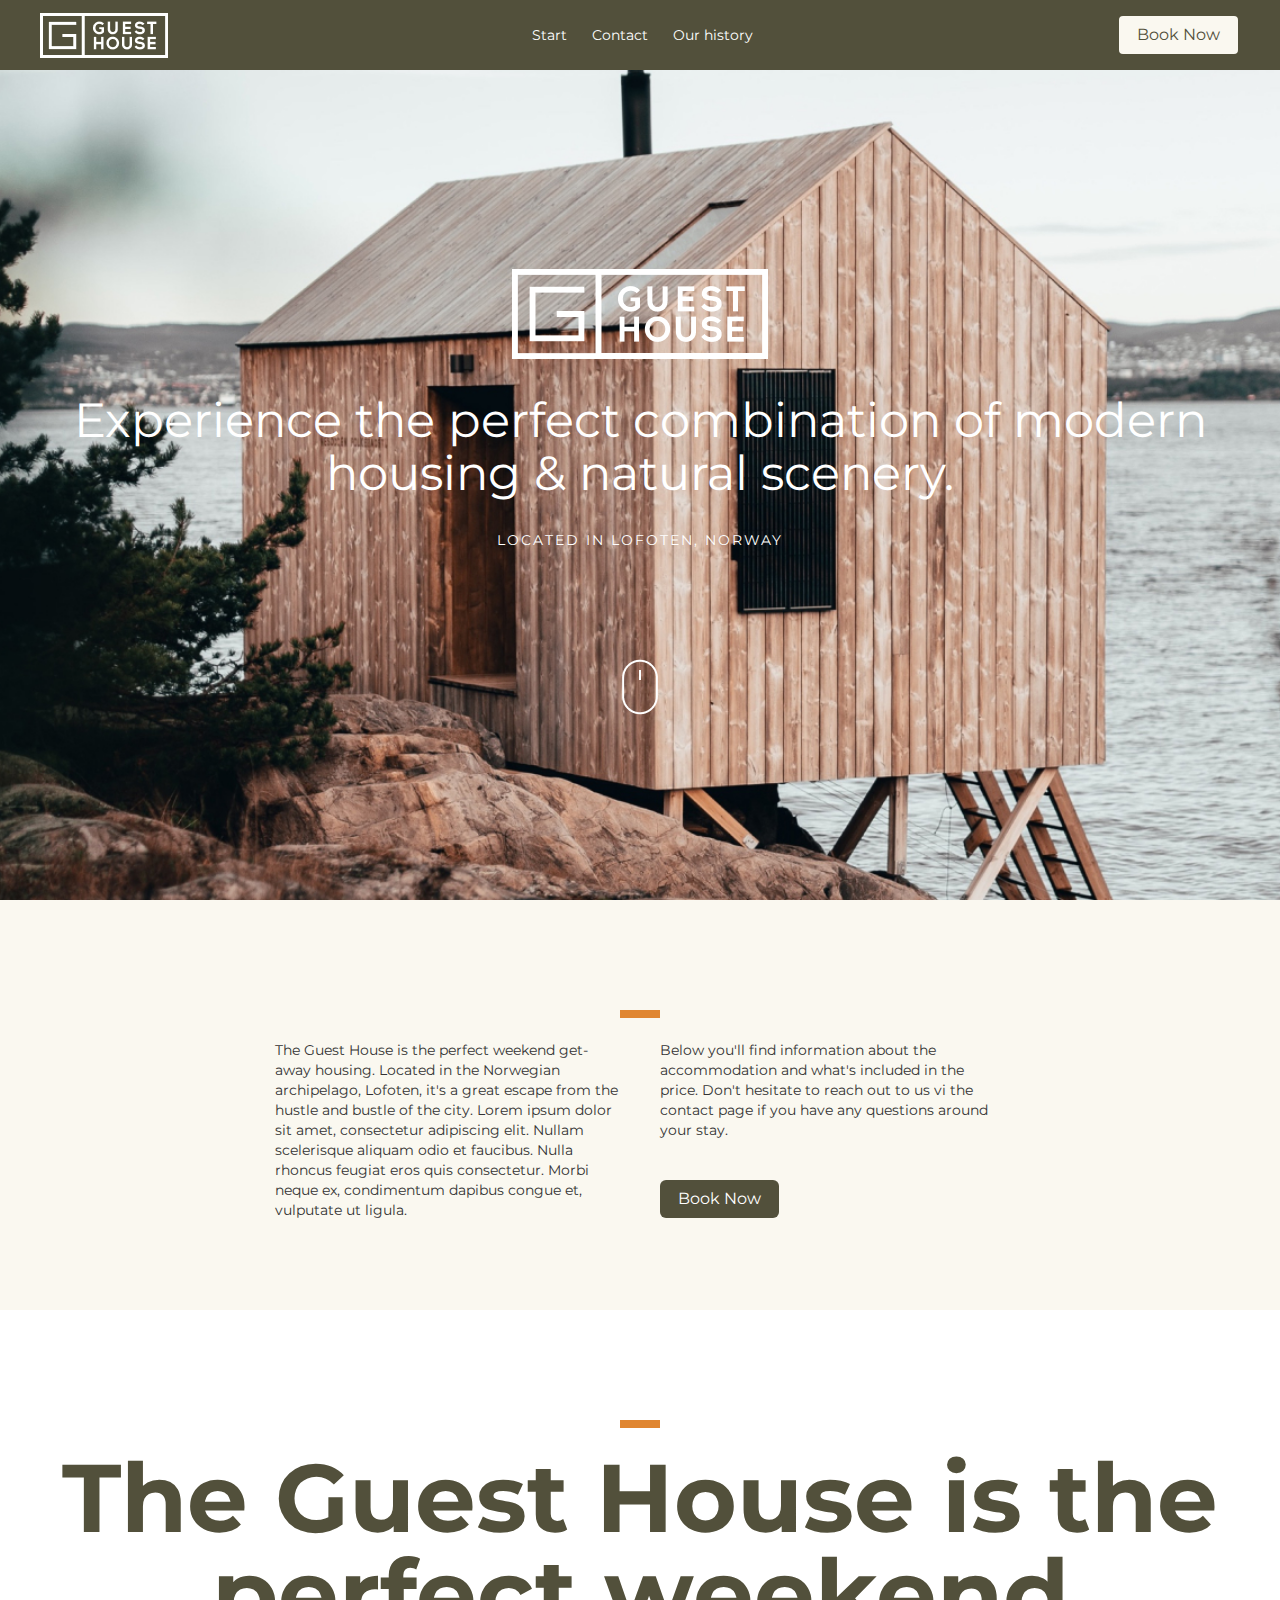
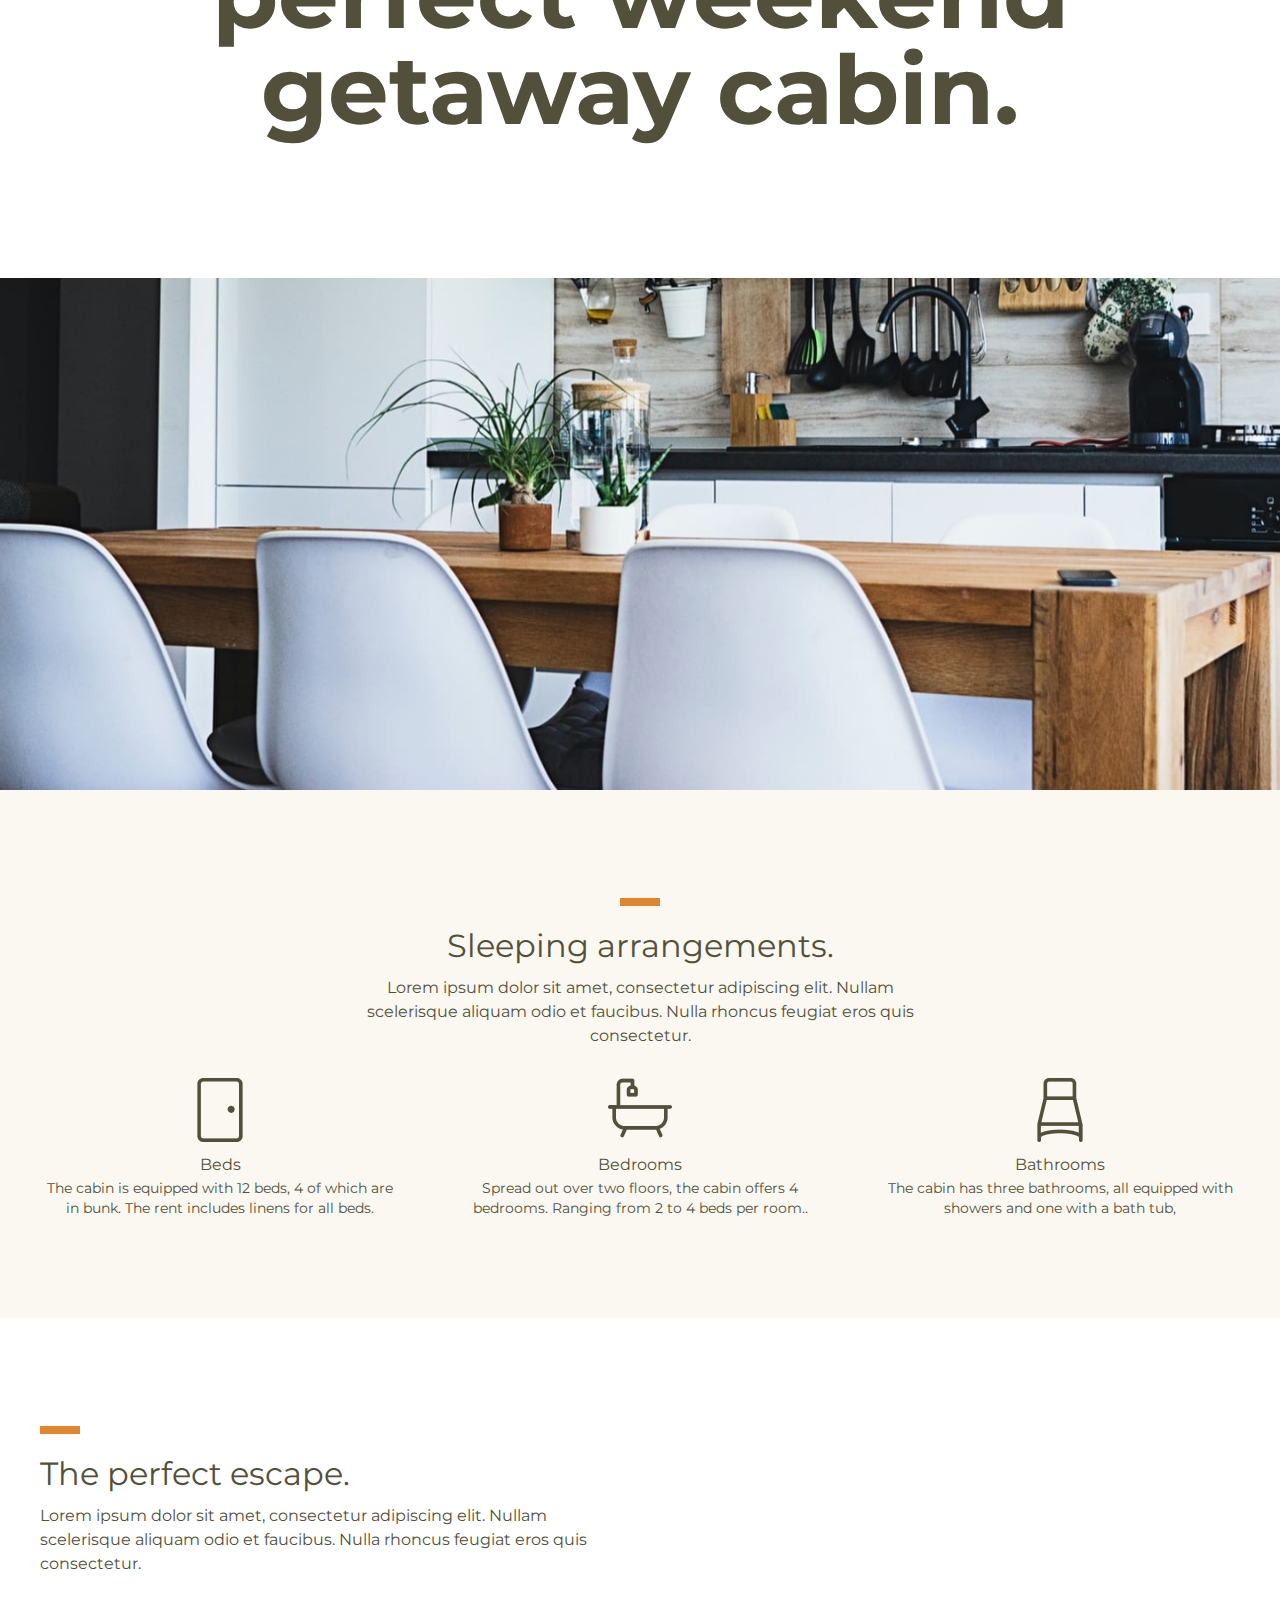
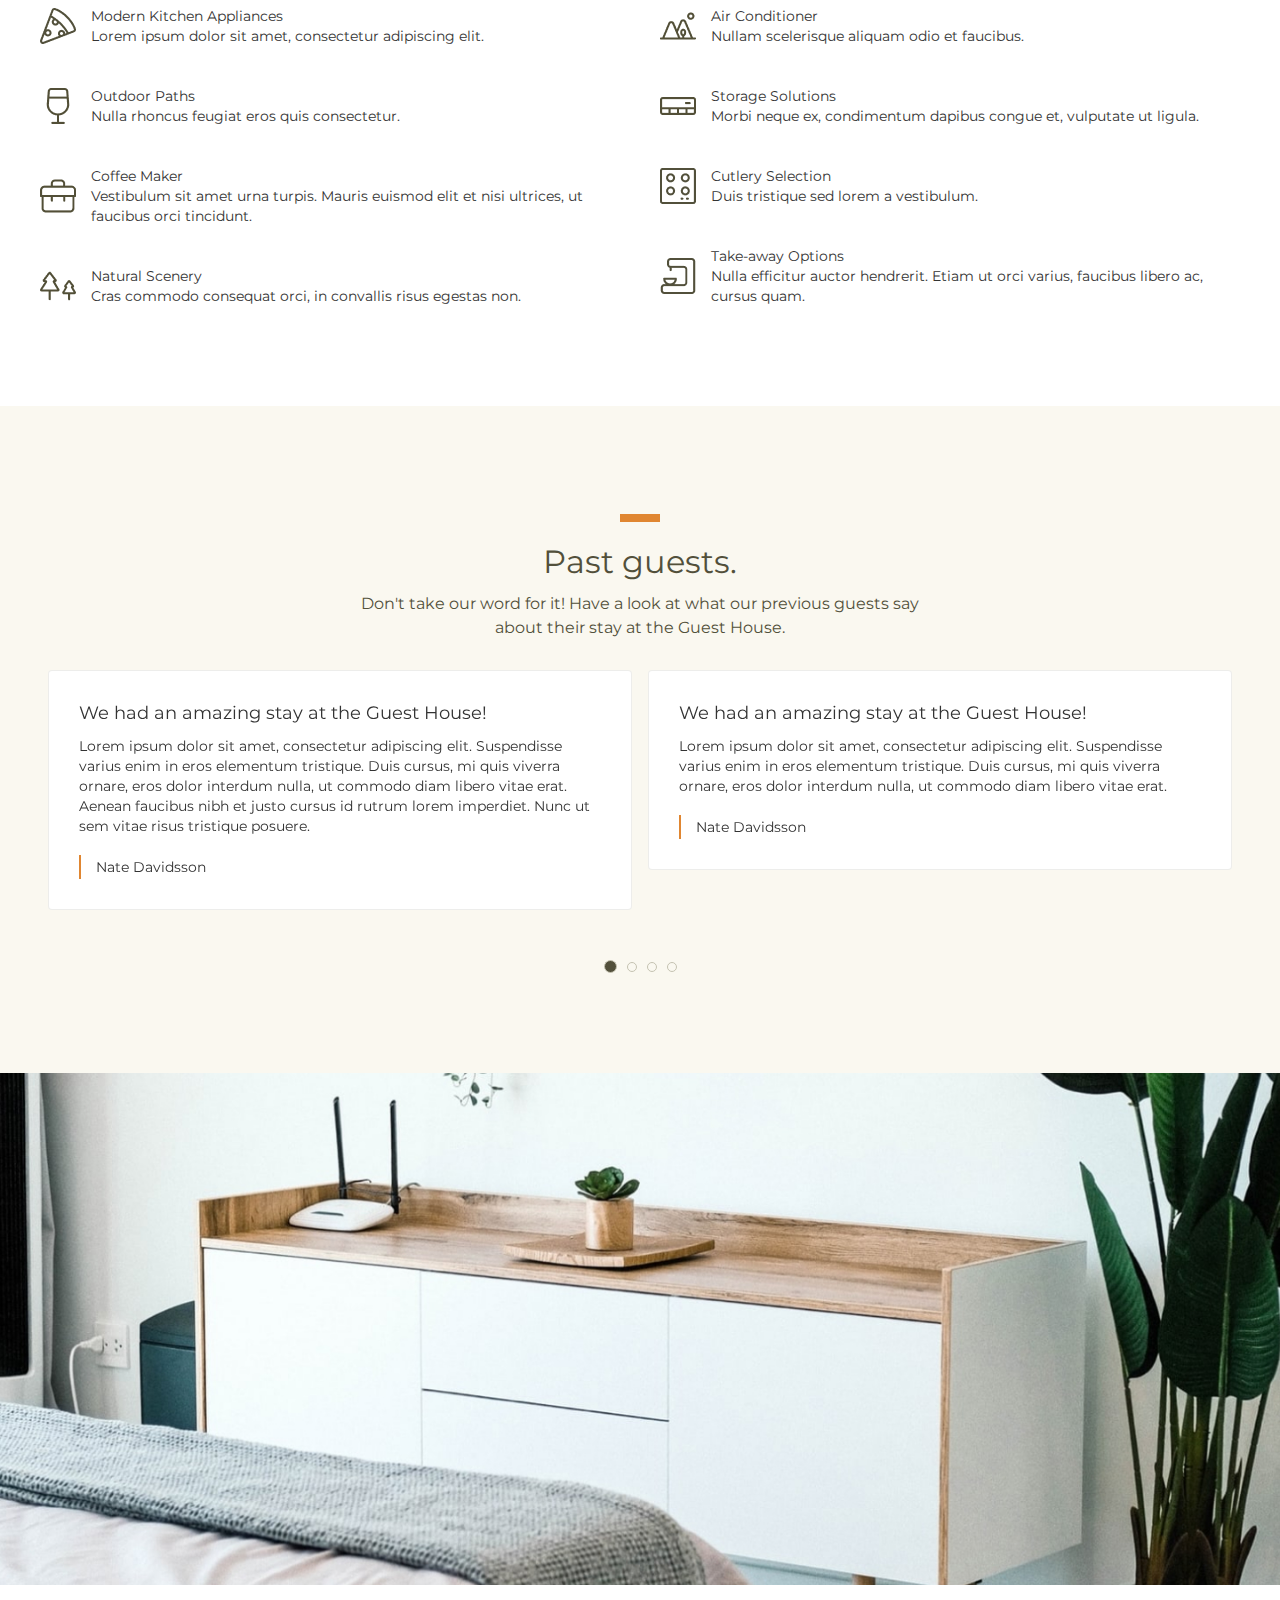
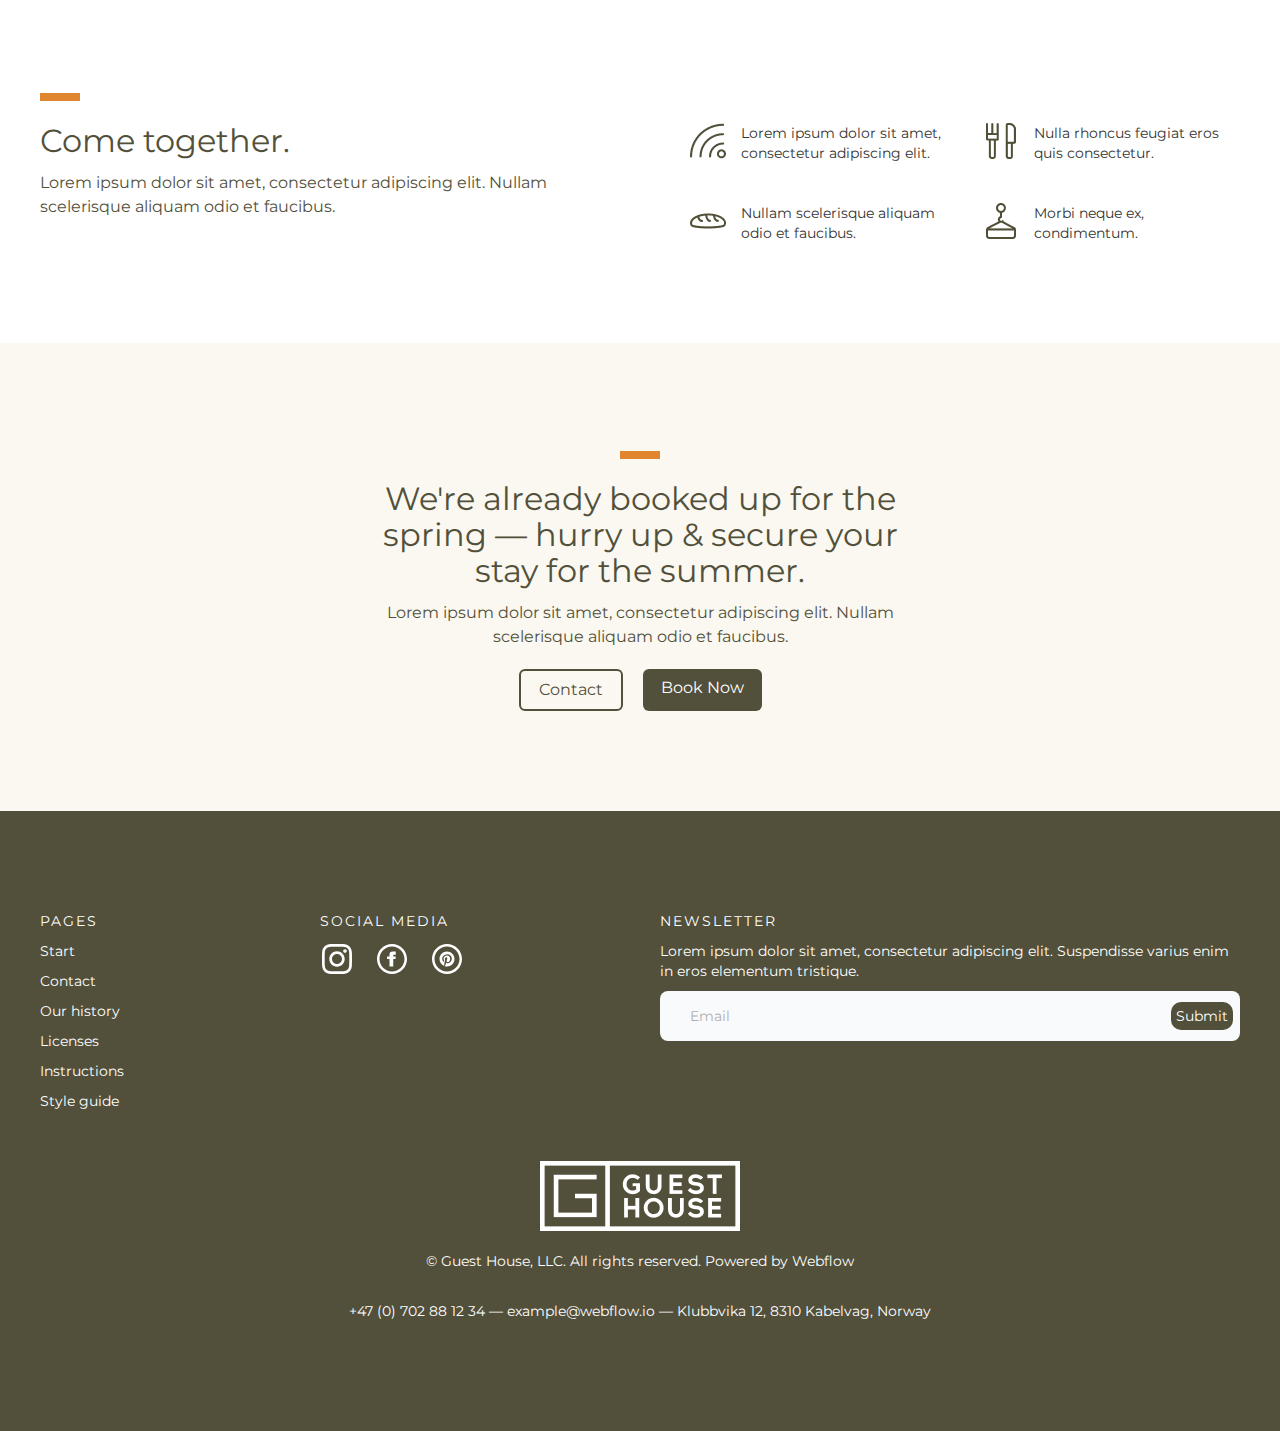
<file: index.html>
<!DOCTYPE html>
<html lang="ru">

<head>
   <meta charset="UTF-8">
   <meta name="format-detection" content="telephone=no">
   <meta name="viewport" content="width=device-width, initial-scale=1.0, maximum-scale=1.0, user-scalable=0">
   <link rel="stylesheet" href="css/NTrn.css">
   <title>Document</title>
</head>

<body>

   <div class="wrapper">
      <main class="page">

<header class="header">
   <div class="container">
      <div class="header__body">

         <div class="header__column">
            <a href="" class="header__logo"><img src="img/logo/01.png" alt=""></a>
         </div>

         <div class="header__column">

            <!-- Бургер меню -->
            <div class="menu__icon icon-menu">
               <span></span>
               <span></span>
               <span></span>
            </div>
            <!-- Бургер меню -->

            <nav class="menu__body">
               <ul class="menu__list">
                  <li><a href="" class="menu__link"><span>Start</span></a></li>
                  <li><a href="" class="menu__link"><span>Contact</span></a></li>
                  <li><a href="" class="menu__link"><span>Our history</span></a></li>
                  <div class="menu__button"><a href="" class="menu__btn btn btn_h"><span>Book now</span></a></div>
               </ul>
            </nav>

         </div>

         <div class="header__column">
            <a href="" class="header__btn btn btn_h"><span>Book now</span></a>
         </div>

      </div>
   </div>
</header>
         <section class="mainblock">

            <div class="mainblock__content">
               <div class="mainblock__body">
                  <div class="mainblock__logo"><img src="img/logo/02.png" alt=""></div>
                  <div class="mainblock__text mainblock__text_t">
                     Experience the perfect combination of modern housing & natural scenery.
                  </div>
                  <div class="mainblock__text mainblock__text_s">Located in Lofoten, norway</div>
                  <a href="" class="mainblock__icon"><img src="img/main/02.png" alt=""></a>
               </div>
            </div>

            <div class="mainblock__bg ibg"><img src="img/main/01.jpg" alt=""></div>

         </section>

         <section class="about">
            <div class="about__header-block header-block"></div>
            <div class="about__body">
               <div class="about__column">
                  <div class="about__text">
                     The Guest House is the perfect weekend get-away housing. Located in the Norwegian archipelago,
                     Lofoten, it's a great escape from the hustle and bustle of the city. Lorem ipsum dolor sit amet,
                     consectetur adipiscing elit. Nullam scelerisque aliquam odio et faucibus. Nulla rhoncus feugiat
                     eros quis consectetur. Morbi neque ex, condimentum dapibus congue et, vulputate ut ligula.
                  </div>
               </div>
               <div class="about__column">
                  <div class="about__text">
                     Below you'll find information about the accommodation and what's included in the price. Don't
                     hesitate to reach out to us vi the contact page if you have any questions around your stay.
                  </div>
                  <a href="" class="about__btn btn btn_d"><span>Book now</span></a>
               </div>
            </div>
         </section>

         <section class="logo">
            <div class="logo__header-block header-block">
               <div class="header-block__title header-block__title_l">
                  The Guest House is the perfect weekend getaway cabin.
               </div>
            </div>
         </section>

         <section class="background">
            <div class="background__item item">
               <div class="item__bg ibg"><img src="img/arr/01.jpg" alt=""></div>
            </div>
         </section>

         <section class="arrangements">
            <div class="container">
               <div class="arrangements__header-block header-block">
                  <div class="header-block__title header-block__title_a">Sleeping arrangements.</div>
                  <div class="header-block__subtitle header-block__subtitle_a">
                     Lorem ipsum dolor sit amet, consectetur adipiscing elit. Nullam scelerisque aliquam odio et
                     faucibus. Nulla rhoncus feugiat eros quis consectetur.
                  </div>
               </div>
               <div class="arrangements__body">
                  <div class="arrangements__column">
                     <div class="arrangements__item">
                        <div class="arrangements__icon"><img src="img/arr/02.png" alt=""></div>
                        <div class="arrangements__title">Beds</div>
                        <div class="arrangements__text">The cabin is equipped with 12 beds, 4 of which are in bunk. The
                           rent includes linens for all beds.</div>
                     </div>
                  </div>
                  <div class="arrangements__column">
                     <div class="arrangements__item">
                        <div class="arrangements__icon"><img src="img/arr/03.png" alt=""></div>
                        <div class="arrangements__title">Bedrooms</div>
                        <div class="arrangements__text">Spread out over two floors, the cabin offers 4 bedrooms. Ranging
                           from 2 to 4 beds per room..</div>
                     </div>
                  </div>
                  <div class="arrangements__column">
                     <div class="arrangements__item">
                        <div class="arrangements__icon"><img src="img/arr/04.png" alt=""></div>
                        <div class="arrangements__title">Bathrooms</div>
                        <div class="arrangements__text">The cabin has three bathrooms, all equipped with showers and one
                           with a bath tub,</div>
                     </div>
                  </div>
               </div>
            </div>
         </section>

         <section class="escape">
            <div class="container">
               <div class="escape__header-block header-block">
                  <div class="header-block__title header-block__title_a">The perfect escape.</div>
                  <div class="header-block__subtitle header-block__subtitle_a">
                     Lorem ipsum dolor sit amet, consectetur adipiscing elit. Nullam scelerisque aliquam odio et
                     faucibus. Nulla rhoncus feugiat eros quis consectetur.
                  </div>
               </div>
               <div class="escape__body">

                  <div class="escape__column">

                     <div class="escape__item">
                        <div class="escape__icon"><img src="img/escape/01.png" alt=""></div>
                        <div class="escape__title">
                           <div class="escape__text">Modern Kitchen Appliances</div>
                           <div class="escape__text">Lorem ipsum dolor sit amet, consectetur adipiscing elit.</div>
                        </div>
                     </div>
                     <div class="escape__item">
                        <div class="escape__icon"><img src="img/escape/02.png" alt=""></div>
                        <div class="escape__title">
                           <div class="escape__text">Outdoor Paths</div>
                           <div class="escape__text">Nulla rhoncus feugiat eros quis consectetur.</div>
                        </div>
                     </div>
                     <div class="escape__item">
                        <div class="escape__icon"><img src="img/escape/03.png" alt=""></div>
                        <div class="escape__title">
                           <div class="escape__text">Coffee Maker</div>
                           <div class="escape__text">Vestibulum sit amet urna turpis. Mauris euismod elit et nisi
                              ultrices, ut faucibus orci tincidunt.</div>
                        </div>
                     </div>
                     <div class="escape__item">
                        <div class="escape__icon"><img src="img/escape/04.png" alt=""></div>
                        <div class="escape__title">
                           <div class="escape__text">Natural Scenery</div>
                           <div class="escape__text">Cras commodo consequat orci, in convallis risus egestas non.
                           </div>
                        </div>
                     </div>

                  </div>

                  <div class="escape__column">

                     <div class="escape__item">
                        <div class="escape__icon"><img src="img/escape/05.png" alt=""></div>
                        <div class="escape__title">
                           <div class="escape__text">Air Conditioner</div>
                           <div class="escape__text">Nullam scelerisque aliquam odio et faucibus.</div>
                        </div>
                     </div>
                     <div class="escape__item">
                        <div class="escape__icon"><img src="img/escape/06.png" alt=""></div>
                        <div class="escape__title">
                           <div class="escape__text">Storage Solutions</div>
                           <div class="escape__text">Morbi neque ex, condimentum dapibus congue et, vulputate ut
                              ligula.</div>
                        </div>
                     </div>
                     <div class="escape__item">
                        <div class="escape__icon"><img src="img/escape/07.png" alt=""></div>
                        <div class="escape__title">
                           <div class="escape__text">Cutlery Selection</div>
                           <div class="escape__text">Duis tristique sed lorem a vestibulum.</div>
                        </div>
                     </div>
                     <div class="escape__item">
                        <div class="escape__icon"><img src="img/escape/08.png" alt=""></div>
                        <div class="escape__title">
                           <div class="escape__text">Take-away Options</div>
                           <div class="escape__text">Nulla efficitur auctor hendrerit. Etiam ut orci varius,
                              faucibus libero ac, cursus quam.
                           </div>
                        </div>
                     </div>

                  </div>

               </div>
            </div>
         </section>

         <section class="guest">
            <div class="container">
               <div class="guest__header-block header-block">
                  <div class="header-block__title header-block__title_a">Past guests.</div>
                  <div class="header-block__subtitle header-block__subtitle_a">
                     Don't take our word for it! Have a look at what our previous guests say about their stay at the
                     Guest House.
                  </div>
               </div>
               <div class="guest__body">

                  <div class="guest__column">
                     <div class="guest__item">
                        <div class="guest__title">We had an amazing stay at the Guest House!</div>
                        <div class="guest__text">
                           Lorem ipsum dolor sit amet, consectetur adipiscing elit. Suspendisse varius enim in eros
                           elementum tristique. Duis cursus, mi quis viverra ornare, eros dolor interdum nulla, ut
                           commodo diam libero vitae erat. Aenean faucibus nibh et justo cursus id rutrum lorem
                           imperdiet. Nunc ut sem vitae risus tristique posuere.
                        </div>
                        <div class="guest__name">Nate Davidsson</div>
                     </div>
                  </div>

                  <div class="guest__column">
                     <div class="guest__item">
                        <div class="guest__title">We had an amazing stay at the Guest House!</div>
                        <div class="guest__text">
                           Lorem ipsum dolor sit amet, consectetur adipiscing elit. Suspendisse varius enim in eros
                           elementum tristique. Duis cursus, mi quis viverra ornare, eros dolor interdum nulla, ut
                           commodo diam libero vitae erat.
                        </div>
                        <div class="guest__name">Nate Davidsson</div>
                     </div>
                  </div>

                  <div class="guest__column">
                     <div class="guest__item">
                        <div class="guest__title">We had an amazing stay at the Guest House!</div>
                        <div class="guest__text">
                           Lorem ipsum dolor sit amet, consectetur adipiscing elit. Suspendisse varius enim in eros
                           elementum tristique.
                        </div>
                        <div class="guest__name">Nate Davidsson</div>
                     </div>
                  </div>

                  <div class="guest__column">
                     <div class="guest__item">
                        <div class="guest__title">We had an amazing stay at the Guest House!</div>
                        <div class="guest__text">
                           Lorem ipsum dolor sit amet, consectetur adipiscing elit. Suspendisse varius enim in eros
                           elementum tristique. Duis cursus, mi quis viverra ornare, eros dolor interdum nulla, ut
                           commodo diam libero vitae erat.
                        </div>
                        <div class="guest__name">Nate Davidsson</div>
                     </div>
                  </div>

                  <div class="guest__column">
                     <div class="guest__item">
                        <div class="guest__title">We had an amazing stay at the Guest House!</div>
                        <div class="guest__text">
                           Lorem ipsum dolor sit amet, consectetur adipiscing elit. Suspendisse varius enim in eros
                           elementum tristique. Duis cursus, mi quis viverra ornare, eros dolor interdum nulla, ut
                           commodo diam libero vitae erat. Aenean faucibus nibh et justo cursus id rutrum lorem
                           imperdiet. Nunc ut sem vitae risus tristique posuere.
                        </div>
                        <div class="guest__name">Nate Davidsson</div>
                     </div>
                  </div>

               </div>
            </div>
         </section>

         <section class="background">
            <div class="background__item item">
               <div class="item__bg ibg"><img src="img/together/01.jpg" alt=""></div>
            </div>
         </section>

         <section class="come">
            <div class="container">

               <div class="come__block">

                  <div class="come__column">
                     <div class="come__header-block header-block">
                        <div class="header-block__title header-block__title_a">Come together.</div>
                        <div class="header-block__subtitle header-block__subtitle_a">
                           Lorem ipsum dolor sit amet, consectetur adipiscing elit. Nullam scelerisque aliquam odio et
                           faucibus.
                        </div>
                     </div>
                  </div>

                  <div class="come__column">
                     <div class="come__body">

                        <div class="come__row">
                           <div class="come__item">
                              <div class="come__icon"><img src="img/together/02.png" alt=""></div>
                              <div class="come__title">Lorem ipsum dolor sit amet, consectetur adipiscing elit.</div>
                           </div>
                           <div class="come__item">
                              <div class="come__icon"><img src="img/together/03.png" alt=""></div>
                              <div class="come__title">Nulla rhoncus feugiat eros quis consectetur.</div>
                           </div>
                        </div>

                        <div class="come__row">
                           <div class="come__item">
                              <div class="come__icon"><img src="img/together/04.png" alt=""></div>
                              <div class="come__title">Nullam scelerisque aliquam odio et faucibus.</div>
                           </div>
                           <div class="come__item">
                              <div class="come__icon"><img src="img/together/05.png" alt=""></div>
                              <div class="come__title">Morbi neque ex, condimentum.</div>
                           </div>
                        </div>

                     </div>
                  </div>

               </div>

            </div>
         </section>

         <section class="secure">
            <div class="secure__header-block header-block">
               <div class="header-block__title header-block__title_a">
                  We're already booked up for the spring — hurry up & secure your stay for the summer.
               </div>
               <div class="header-block__subtitle header-block__subtitle_a">
                  Lorem ipsum dolor sit amet, consectetur adipiscing elit. Nullam scelerisque aliquam odio et faucibus.
               </div>
            </div>
            <div class="secure__body">
               <a href="" class="secure__btn btn btn_h"><span>Contact</span></a>
               <a href="" class="secure__btn btn btn_d"><span>Book now</span></a>
            </div>
         </section>

<footer class="footer">
   <div class="container">

      <div class="footer__body">

         <div class="footer__top">

            <div class="footer__item">
               <div class="footer__link footer__link_o">Pages</div>
               <a href="" class="footer__link footer__link_l">Start</a>
               <a href="" class="footer__link footer__link_l">Contact</a>
               <a href="" class="footer__link footer__link_l">Our history</a>
               <a href="" class="footer__link footer__link_l">Licenses</a>
               <a href="" class="footer__link footer__link_l">Instructions</a>
               <a href="" class="footer__link footer__link_l">Style guide</a>
            </div>

            <div class="footer__item">
               <div class="footer__link footer__link_o">Social Media</div>
               <div class="footer__block">
                  <a href="" class="footer__social">
                     <svg xmlns="http://www.w3.org/2000/svg" width="30" height="30" viewBox="0 0 24 24">
                        <path
                           d="M12 2.163c3.204 0 3.584.012 4.85.07 3.252.148 4.771 1.691 4.919 4.919.058 1.265.069 1.645.069 4.849 0 3.205-.012 3.584-.069 4.849-.149 3.225-1.664 4.771-4.919 4.919-1.266.058-1.644.07-4.85.07-3.204 0-3.584-.012-4.849-.07-3.26-.149-4.771-1.699-4.919-4.92-.058-1.265-.07-1.644-.07-4.849 0-3.204.013-3.583.07-4.849.149-3.227 1.664-4.771 4.919-4.919 1.266-.057 1.645-.069 4.849-.069zm0-2.163c-3.259 0-3.667.014-4.947.072-4.358.2-6.78 2.618-6.98 6.98-.059 1.281-.073 1.689-.073 4.948 0 3.259.014 3.668.072 4.948.2 4.358 2.618 6.78 6.98 6.98 1.281.058 1.689.072 4.948.072 3.259 0 3.668-.014 4.948-.072 4.354-.2 6.782-2.618 6.979-6.98.059-1.28.073-1.689.073-4.948 0-3.259-.014-3.667-.072-4.947-.196-4.354-2.617-6.78-6.979-6.98-1.281-.059-1.69-.073-4.949-.073zm0 5.838c-3.403 0-6.162 2.759-6.162 6.162s2.759 6.163 6.162 6.163 6.162-2.759 6.162-6.163c0-3.403-2.759-6.162-6.162-6.162zm0 10.162c-2.209 0-4-1.79-4-4 0-2.209 1.791-4 4-4s4 1.791 4 4c0 2.21-1.791 4-4 4zm6.406-11.845c-.796 0-1.441.645-1.441 1.44s.645 1.44 1.441 1.44c.795 0 1.439-.645 1.439-1.44s-.644-1.44-1.439-1.44z" />
                     </svg>
                  </a>
                  <a href="" class="footer__social">
                     <svg xmlns="http://www.w3.org/2000/svg" width="30" height="30" viewBox="0 0 24 24">
                        <path
                           d="M12 2c5.514 0 10 4.486 10 10s-4.486 10-10 10-10-4.486-10-10 4.486-10 10-10zm0-2c-6.627 0-12 5.373-12 12s5.373 12 12 12 12-5.373 12-12-5.373-12-12-12zm-2 10h-2v2h2v6h3v-6h1.82l.18-2h-2v-.833c0-.478.096-.667.558-.667h1.442v-2.5h-2.404c-1.798 0-2.596.792-2.596 2.308v1.692z" />
                     </svg>
                  </a>
                  <a href="" class="footer__social">
                     <svg xmlns="http://www.w3.org/2000/svg" width="30" height="30" viewBox="0 0 24 24">
                        <path
                           d="M12 2c5.514 0 10 4.486 10 10s-4.486 10-10 10-10-4.486-10-10 4.486-10 10-10zm0-2c-6.627 0-12 5.373-12 12s5.373 12 12 12 12-5.373 12-12-5.373-12-12-12zm0 6c-3.313 0-6 2.686-6 6 0 2.542 1.581 4.712 3.812 5.587-.052-.475-.1-1.203.022-1.721.108-.468.703-2.982.703-2.982s-.181-.359-.181-.891c0-.834.485-1.457 1.087-1.457.512 0 .759.385.759.845 0 .516-.328 1.285-.497 1.998-.142.598.3 1.084.889 1.084 1.066 0 1.887-1.124 1.887-2.747 0-1.437-1.032-2.441-2.507-2.441-1.707 0-2.709 1.28-2.709 2.604 0 .516.199 1.068.446 1.368.049.06.056.112.041.173l-.165.68c-.027.11-.088.134-.201.081-.75-.349-1.219-1.444-1.219-2.325 0-1.893 1.375-3.63 3.964-3.63 2.082 0 3.7 1.482 3.7 3.465 0 2.068-1.304 3.732-3.114 3.732-.608 0-1.179-.315-1.375-.689l-.374 1.426c-.135.521-.501 1.175-.746 1.573.562.173 1.16.267 1.778.267 3.313 0 6-2.687 6-6 0-3.314-2.687-6-6-6z" />
                     </svg>
                  </a>
               </div>
            </div>

            <div class="footer__item">
               <div class="footer__link footer__link_o">Newsletter</div>
               <div class="footer__link footer__link_t">
                  Lorem ipsum dolor sit amet, consectetur adipiscing elit. Suspendisse varius enim in eros elementum
                  tristique.
               </div>
               <form action="" class="footer__contacts contacts-footer">
                  <div class="contacts-footer__body">
                     <input class="input" type="email" autocomplete="off" name="form[]" placeholder="Email">
                     <button type="submit" class="contacts-footer__btn btn btn_f"><span>Submit</span></button>
                  </div>
               </form>
            </div>

         </div>

         <div class="footer__bottom">
            <a href="" class="footer__logo"><img src="img/logo/03.png" alt=""></a>
            <div class="footer__link">© Guest House, LLC. All rights reserved. Powered by Webflow</div>
            <div class="footer__link">
               <a href="">+47 (0) 702 88 12 34</a> — <a href="">example@webflow.io</a> — <a href="">Klubbvika
                  12, 8310 Kabelvag, Norway</a>
            </div>
         </div>

      </div>

   </div>
</footer>
      </main>
   </div>

<script src="https://ajax.googleapis.com/ajax/libs/jquery/3.3.1/jquery.min.js"></script>
<script src="js/slick.js"></script>
<script src="js/NTrn.js"></script></body>

</html>
</file>
<file: css/NTrn.css>
@import url("https://fonts.googleapis.com/css2?family=Montserrat:wght@400;700&display=swap");
* {
  padding: 0;
  margin: 0;
  border: 0;
}

*,
*:before,
*:after {
  -webkit-box-sizing: border-box;
  box-sizing: border-box;
}

:focus,
:active {
  outline: none;
}

a:focus,
a:active {
  outline: none;
}

nav,
footer,
header,
aside,
section {
  display: block;
}

html,
body {
  height: 100%;
  margin: 0;
  padding: 0;
  min-width: 320px;
  position: relative;
  width: 100%;
  color: #000;
}

body {
  font-size: 100%;
  line-height: 1;
  font-size: 14px;
  font-family: "Montserrat", sans-serif;
  -ms-text-size-adjust: 100%;
  -moz-text-size-adjust: 100%;
  -webkit-text-size-adjust: 100%;
}
body.lock {
  overflow: hidden;
}
@media (max-width: 767.98px) {
  body.lock {
    width: 100%;
    position: fixed;
    overflow: hidden;
  }
}

input,
button,
textarea {
  font-family: "Montserrat", sans-serif;
}

input::-ms-clear {
  display: none;
}

button {
  cursor: pointer;
}

button::-moz-focus-inner {
  padding: 0;
  border: 0;
}

a,
a:visited {
  text-decoration: none;
}

a:hover {
  text-decoration: none;
}

ul li {
  list-style: none;
}

img {
  vertical-align: top;
}

h1,
h2,
h3,
h4,
h5,
h6 {
  font-size: inherit;
  font-weight: inherit;
}

.wrapper {
  min-height: 100%;
  overflow: hidden;
}

.page {
  position: absolute;
  width: 100%;
  height: 100%;
  top: 0;
  left: 0;
  display: -webkit-box;
  display: -ms-flexbox;
  display: flex;
  font-size: 0;
  -webkit-box-orient: vertical;
  -webkit-box-direction: normal;
      -ms-flex-direction: column;
          flex-direction: column;
}

.header-block {
  position: relative;
}
.header-block__title {
  color: #52503B;
}
.header-block__title_l {
  font-weight: 700;
  font-size: 96px;
  line-height: 96px;
}
.header-block__title_a {
  font-size: 32px;
  line-height: 36px;
  margin: 0 0 12px 0;
}
.header-block__subtitle {
  font-size: 16px;
  line-height: 24px;
  color: #52503B;
}
.header-block:before {
  content: "";
  position: absolute;
  height: 8px;
  width: 40px;
  left: 50%;
  top: -30px;
  margin: 0 0 0 -20px;
  background: #E08631;
}
@media (max-width: 992.98px) {
  .header-block__title_l {
    font-size: 80px;
    line-height: 90px;
  }
}
@media (max-width: 767.98px) {
  .header-block__title_l {
    font-size: 60px;
    line-height: 70px;
  }
}
@media (max-width: 479.98px) {
  .header-block__title_l {
    font-size: 40px;
    line-height: 50px;
  }
}

svg path {
  fill: inherit;
  stroke: inherit;
  stroke-width: inherit;
}

.container {
  max-width: 1200px;
  margin: 0 auto;
  width: 100%;
}
.container_w {
  max-width: 1166px;
}
@media (max-width: 1212px) {
  .container {
    max-width: 970px;
  }
}
@media (max-width: 992.98px) {
  .container {
    max-width: 750px;
  }
}
@media (max-width: 767.98px) {
  .container {
    max-width: none;
    padding: 0 10px;
  }
}

.header {
  position: absolute;
  width: 100%;
  background-color: #52503B;
  z-index: 50;
}
.header__body {
  display: -webkit-box;
  display: -ms-flexbox;
  display: flex;
  font-size: 0;
  -webkit-box-pack: justify;
      -ms-flex-pack: justify;
          justify-content: space-between;
  -webkit-box-align: center;
      -ms-flex-align: center;
          align-items: center;
  height: 70px;
}
.header__logo, .header__btn {
  position: relative;
  z-index: 4;
}
@media (max-width: 767.98px) {
  .header__column:nth-child(2) {
    -webkit-box-ordinal-group: 4;
        -ms-flex-order: 3;
            order: 3;
  }
  .header__column:last-child {
    margin: 0 40px 0 auto;
  }
}
@media (max-width: 375px) {
  .header__column:last-child {
    display: none;
  }
}

.menu__list {
  display: -webkit-box;
  display: -ms-flexbox;
  display: flex;
  font-size: 0;
  gap: 25px;
}
.menu__button {
  display: none;
}
.menu__link {
  font-size: 14px;
  color: #FFFFFF;
  -webkit-transition: all 0.3s ease 0s;
  transition: all 0.3s ease 0s;
}
.menu__link span {
  position: relative;
  display: block;
}
.menu__link span:after {
  content: "";
  position: absolute;
  left: 50%;
  width: 0;
  height: 1px;
  background-color: #fff;
  bottom: -5px;
  -webkit-transition: all 0.3s ease 0s;
  transition: all 0.3s ease 0s;
}
.menu__link:hover span:after {
  left: 0;
  width: 100%;
}
@media (max-width: 767.98px) {
  .menu__body {
    position: fixed;
    width: 100%;
    height: 100%;
    top: -110%;
    left: 0;
    overflow: auto;
    padding: 150px 0 0 0;
    -webkit-transition: all 0.3s ease 0s;
    transition: all 0.3s ease 0s;
  }
  .menu__body.active {
    background-color: #52503B;
    top: 0;
  }
  .menu__list {
    -webkit-box-orient: vertical;
    -webkit-box-direction: normal;
        -ms-flex-direction: column;
            flex-direction: column;
    -webkit-box-align: center;
        -ms-flex-align: center;
            align-items: center;
    row-gap: 40px;
  }
  .menu__link {
    font-size: 20px;
  }
}
@media (max-width: 375px) {
  .menu__button {
    display: block;
  }
}

body.lock header.header:before {
  content: "";
  position: fixed;
  top: 0;
  left: 0;
  height: 70px;
  width: 100%;
  background-color: #52503B;
  -webkit-box-shadow: 0px 5px 5px -5px rgba(58, 57, 42, 0.6);
          box-shadow: 0px 5px 5px -5px rgba(58, 57, 42, 0.6);
  z-index: 1;
}

@media (max-width: 767.98px) {
  .icon-menu {
    display: block;
    position: relative;
    width: 30px;
    height: 20px;
    cursor: pointer;
    z-index: 5;
  }
  .icon-menu span {
    -webkit-transition: all 0.3s ease 0s;
    transition: all 0.3s ease 0s;
    top: 8px;
    left: 0;
    position: absolute;
    width: 100%;
    height: 4px;
    border-radius: 1.5px;
    background-color: #fff;
  }
  .icon-menu span:first-child {
    top: 0;
  }
  .icon-menu span:last-child {
    top: auto;
    bottom: 0;
  }
  .icon-menu.active span {
    background-color: #fff;
    -webkit-transform: scale(0);
    transform: scale(0);
  }
  .icon-menu.active span:first-child {
    -webkit-transform: rotate(-45deg);
    transform: rotate(-45deg);
    top: 8px;
  }
  .icon-menu.active span:last-child {
    -webkit-transform: rotate(45deg);
    transform: rotate(45deg);
    bottom: 8px;
  }
}
.footer {
  padding: 100px 0;
  background-color: #52503B;
}
.footer__top {
  display: -webkit-box;
  display: -ms-flexbox;
  display: flex;
  font-size: 0;
  -webkit-box-pack: justify;
      -ms-flex-pack: justify;
          justify-content: space-between;
  margin: 0 0 40px 0;
  gap: 50px;
}
.footer__item {
  display: -webkit-box;
  display: -ms-flexbox;
  display: flex;
  font-size: 0;
  -webkit-box-orient: vertical;
  -webkit-box-direction: normal;
      -ms-flex-direction: column;
          flex-direction: column;
}
.footer__item:last-child {
  max-width: 580px;
}
.footer__link {
  font-size: 14px;
  line-height: 20px;
  color: #FFFFFF;
  margin: 0 0 10px 0;
}
.footer__link_o {
  letter-spacing: 2px;
  text-transform: uppercase;
}
.footer__link a {
  color: #fff;
}
.footer__link_l:hover,
.footer__link a:hover {
  text-decoration: underline;
}
.footer__block {
  display: -webkit-box;
  display: -ms-flexbox;
  display: flex;
  font-size: 0;
  -webkit-box-align: center;
      -ms-flex-align: center;
          align-items: center;
  gap: 20px;
}
.footer__social {
  width: 35px;
  height: 35px;
  background-color: #52503B;
  border-radius: 50%;
  display: -webkit-box;
  display: -ms-flexbox;
  display: flex;
  font-size: 0;
  -webkit-box-align: center;
      -ms-flex-align: center;
          align-items: center;
  -webkit-box-pack: center;
      -ms-flex-pack: center;
          justify-content: center;
  -webkit-transition: all 0.3s ease 0s;
  transition: all 0.3s ease 0s;
}
.footer__social svg {
  fill: #fff;
  -webkit-transition: all 0.3s ease 0s;
  transition: all 0.3s ease 0s;
}
.footer__social:hover {
  background-color: #fff;
}
.footer__social:hover svg {
  fill: #52503B;
}
.footer__bottom {
  text-align: center;
  display: -webkit-box;
  display: -ms-flexbox;
  display: flex;
  font-size: 0;
  -webkit-box-align: center;
      -ms-flex-align: center;
          align-items: center;
  -webkit-box-orient: vertical;
  -webkit-box-direction: normal;
      -ms-flex-direction: column;
          flex-direction: column;
  gap: 20px;
}
@media (max-width: 767.98px) {
  .footer {
    padding: 60px 0;
  }
  .footer__body {
    max-width: 500px;
    margin: 0 auto;
  }
  .footer__top {
    -ms-flex-wrap: wrap;
        flex-wrap: wrap;
    gap: 30px;
  }
}

.contacts-footer__body {
  display: -webkit-box;
  display: -ms-flexbox;
  display: flex;
  font-size: 0;
  -webkit-box-align: center;
      -ms-flex-align: center;
          align-items: center;
  padding: 10px 7px 10px 30px;
  background: #F9FAFB;
  border-radius: 8px;
  gap: 20px;
}

.mainblock {
  position: relative;
  -webkit-box-flex: 1;
      -ms-flex: 1 0 100%;
          flex: 1 0 100%;
  display: -webkit-box;
  display: -ms-flexbox;
  display: flex;
  font-size: 0;
  -webkit-box-align: center;
      -ms-flex-align: center;
          align-items: center;
  -webkit-box-pack: center;
      -ms-flex-pack: center;
          justify-content: center;
}
.mainblock__content {
  position: relative;
  padding: 180px 0 90px 0;
  z-index: 2;
}
.mainblock__body {
  text-align: center;
  max-width: 1250px;
  margin: 0 auto;
}
.mainblock__text {
  color: #fff;
}
.mainblock__text_t {
  font-size: 48px;
  line-height: 53px;
  margin: 35px 0 33px 0;
}
.mainblock__text_s {
  font-size: 14px;
  letter-spacing: 2px;
  text-transform: uppercase;
  margin: 0 0 110px 0;
}
.mainblock__bg {
  position: absolute;
  width: 100%;
  height: 100%;
  top: 0;
  left: 0;
}
@media (max-width: 767.98px) {
  .mainblock__text_t {
    font-size: 38px;
    line-height: 50px;
  }
  .mainblock__text_s {
    margin: 0 0 60px 0;
  }
}
@media (max-width: 479.98px) {
  .mainblock__text_t {
    font-size: 30px;
    line-height: 40px;
  }
}

.about {
  padding: 140px 0 90px 0;
  background-color: #FAF8F0;
}
.about__body {
  padding: 0 10px;
  max-width: 750px;
  margin: 0 auto;
  display: -webkit-box;
  display: -ms-flexbox;
  display: flex;
  font-size: 0;
  -webkit-box-pack: center;
      -ms-flex-pack: center;
          justify-content: center;
  gap: 40px;
}
.about__column {
  -webkit-box-flex: 0;
      -ms-flex: 0 1 50%;
          flex: 0 1 50%;
}
.about__text {
  font-size: 14px;
  line-height: 20px;
  color: #333333;
}
.about__btn {
  margin: 40px 0 0 0;
}
@media (max-width: 600px) {
  .about {
    padding: 100px 0 60px 0;
  }
  .about__body {
    -webkit-box-orient: vertical;
    -webkit-box-direction: normal;
        -ms-flex-direction: column;
            flex-direction: column;
    gap: 20px;
  }
}
@media (max-width: 479.98px) {
  .about__btn {
    width: 100%;
    text-align: center;
  }
}

.logo {
  padding: 140px 0;
}
.logo__header-block {
  max-width: 1170px;
  margin: 0 auto;
  text-align: center;
}
@media (max-width: 992.98px) {
  .logo {
    padding: 120px 0 100px 0;
  }
}
@media (max-width: 767.98px) {
  .logo {
    padding: 100px 0 60px 0;
  }
}

.background__item {
  padding: 0 0 40% 0;
}
@media (max-width: 479.98px) {
  .background__item {
    padding: 0 0 60% 0;
  }
}

.item {
  position: relative;
  height: 100%;
}
.item__bg {
  position: absolute;
  width: 100%;
  height: 100%;
  top: 0;
  left: 0;
}

.arrangements {
  padding: 138px 0 100px 0;
  background-color: #FAF8F0;
}
.arrangements__header-block {
  max-width: 560px;
  margin: 0 auto 30px auto;
  text-align: center;
}
.arrangements__body {
  display: -webkit-box;
  display: -ms-flexbox;
  display: flex;
  font-size: 0;
  -webkit-box-pack: center;
      -ms-flex-pack: center;
          justify-content: center;
  gap: 60px;
}
.arrangements__column {
  -webkit-box-flex: 0;
      -ms-flex: 0 1 33.333%;
          flex: 0 1 33.333%;
}
.arrangements__item {
  text-align: center;
}
.arrangements__icon {
  height: 64px;
}
.arrangements__title {
  font-size: 16px;
  color: #52503B;
  margin: 15px 0 5px 0;
}
.arrangements__text {
  font-size: 14px;
  line-height: 20px;
  color: #52503B;
}
@media (max-width: 767.98px) {
  .arrangements {
    padding: 100px 0 60px 0;
  }
  .arrangements__body {
    -ms-flex-wrap: wrap;
        flex-wrap: wrap;
    max-width: 460px;
    margin: 0 auto;
    gap: 30px;
  }
  .arrangements__column {
    -webkit-box-flex: 0;
        -ms-flex: 0 1 100%;
            flex: 0 1 100%;
  }
}

.escape {
  padding: 138px 0 60px 0;
}
.escape__header-block {
  max-width: 560px;
  margin: 0 0 30px 0;
}
.escape__header-block:before {
  left: 0;
  margin: 0;
}
.escape__body {
  display: -webkit-box;
  display: -ms-flexbox;
  display: flex;
  font-size: 0;
  gap: 40px;
}
.escape__column {
  -webkit-box-flex: 0;
      -ms-flex: 0 1 50%;
          flex: 0 1 50%;
}
.escape__item {
  display: -webkit-box;
  display: -ms-flexbox;
  display: flex;
  font-size: 0;
  -webkit-box-align: center;
      -ms-flex-align: center;
          align-items: center;
  gap: 15px;
  margin: 0 0 40px 0;
}
.escape__text {
  font-size: 14px;
  line-height: 20px;
  color: #333333;
}
@media (max-width: 767.98px) {
  .escape {
    padding: 100px 0 20px 0;
    max-width: 560px;
    margin: 0 auto;
  }
  .escape__body {
    -ms-flex-wrap: wrap;
        flex-wrap: wrap;
    gap: 0;
  }
  .escape__column {
    -webkit-box-flex: 0;
        -ms-flex: 0 1 100%;
            flex: 0 1 100%;
  }
}

.guest {
  padding: 138px 0 100px 0;
  background-color: #FAF8F0;
}
.guest__header-block {
  max-width: 560px;
  margin: 0 auto 30px auto;
  text-align: center;
}
.guest__item {
  padding: 30px;
  background-color: #FFFFFF;
  border: 1px solid rgba(82, 80, 59, 0.1);
  border-radius: 4px;
}
.guest__title {
  font-size: 18px;
  line-height: 24px;
  color: #333333;
}
.guest__text {
  font-size: 14px;
  line-height: 20px;
  color: #333333;
  margin: 11px 0 19px 0;
}
.guest__name {
  padding: 5px 0 5px 15px;
  font-size: 14px;
  color: #333333;
  border-left: 2px solid #E08631;
}
@media (max-width: 767.98px) {
  .guest {
    padding: 100px 0 60px 0;
  }
}

.come {
  padding: 138px 0 60px 0;
}
.come__block {
  display: -webkit-box;
  display: -ms-flexbox;
  display: flex;
  font-size: 0;
  gap: 100px;
}
.come__column {
  -webkit-box-flex: 0;
      -ms-flex: 0 1 50%;
          flex: 0 1 50%;
}
.come__header-block {
  max-width: 560px;
  margin: 0 0 30px 0;
}
.come__header-block:before {
  left: 0;
  margin: 0;
}
.come__row {
  display: -webkit-box;
  display: -ms-flexbox;
  display: flex;
  font-size: 0;
  gap: 35px;
}
.come__item {
  -webkit-box-flex: 0;
      -ms-flex: 0 1 50%;
          flex: 0 1 50%;
  display: -webkit-box;
  display: -ms-flexbox;
  display: flex;
  font-size: 0;
  gap: 15px;
  margin: 0 0 40px 0;
}
.come__title {
  font-size: 14px;
  line-height: 20px;
  color: #333333;
}
@media (max-width: 992.98px) {
  .come__block {
    -webkit-box-orient: vertical;
    -webkit-box-direction: normal;
        -ms-flex-direction: column;
            flex-direction: column;
    gap: 15px;
  }
}
@media (max-width: 767.98px) {
  .come {
    padding: 100px 0 20px 0;
  }
}
@media (max-width: 479.98px) {
  .come {
    padding: 100px 0 40px 0;
  }
  .come__row {
    -webkit-box-orient: vertical;
    -webkit-box-direction: normal;
        -ms-flex-direction: column;
            flex-direction: column;
    gap: 0;
  }
  .come__item {
    margin: 0 0 20px 0;
    -webkit-box-align: center;
        -ms-flex-align: center;
            align-items: center;
  }
}

.secure {
  padding: 138px 0 100px 0;
  background-color: #FAF8F0;
}
.secure__header-block {
  max-width: 515px;
  margin: 0 auto 20px auto;
  text-align: center;
}
.secure__body {
  display: -webkit-box;
  display: -ms-flexbox;
  display: flex;
  font-size: 0;
  -webkit-box-pack: center;
      -ms-flex-pack: center;
          justify-content: center;
  gap: 20px;
}
@media (max-width: 767.98px) {
  .secure {
    padding: 100px 0 60px 0;
  }
}

.btn {
  position: relative;
  display: inline-block;
  padding: 11px 18px;
  text-transform: capitalize;
  font-size: 16px;
  color: #fff;
  background-color: #52503B;
  border-radius: 6px;
}
.btn:after {
  content: "";
  position: absolute;
  width: 100%;
  height: 100%;
  top: 0;
  left: 0;
  -webkit-transform: scale(0);
  transform: scale(0);
  -webkit-transition: all 0.3s ease 0s;
  transition: all 0.3s ease 0s;
  background-color: #fff;
  border: 2px solid #52503B;
  border-radius: 5px;
}
.btn_h {
  color: #52503B;
  background-color: #FAF8F0;
  border: 2px solid #52503B;
}
.btn_h:after {
  background-color: #52503B;
}
.btn_d:after {
  background-color: #FAF8F0;
}
.btn_f {
  padding: 5px;
  font-size: 14px;
  border-radius: 10px;
}
.btn_f:after {
  border-radius: 10px;
}
.btn span {
  position: relative;
  z-index: 1;
  -webkit-transition: all 0.3s ease 0s;
  transition: all 0.3s ease 0s;
}
.btn:hover.btn_h {
  color: #fff;
  border: 2px solid #FAF8F0;
}
.btn:hover.btn_f {
  color: #52503B;
}
.btn:hover.btn_d {
  color: #52503B;
}
.btn:hover:after {
  -webkit-transform: scale(1);
  transform: scale(1);
}

input[type=text],
input[type=email],
input[type=tel],
textarea {
  -webkit-appearance: none;
  -moz-appearance: none;
  appearance: none;
}

.input {
  display: block;
  height: 30px;
  width: 100%;
  font-size: 14px;
  color: #52503B;
  background-color: #F9FAFB;
}

::-webkit-input-placeholder {
  color: #b0b0b0;
}

::-moz-placeholder {
  color: #b0b0b0;
}

:-ms-input-placeholder {
  color: #b0b0b0;
}

::-ms-input-placeholder {
  color: #b0b0b0;
}

::placeholder {
  color: #b0b0b0;
}

input:focus::-webkit-input-placeholder {
  color: transparent;
}

input:focus::-moz-placeholder {
  color: transparent;
}

input:focus:-ms-input-placeholder {
  color: transparent;
}

input:focus::-ms-input-placeholder {
  color: transparent;
}

input:focus::placeholder {
  color: transparent;
}

.ibg {
  background-position: center;
  background-size: cover;
  background-repeat: no-repeat;
}
.ibg img {
  display: none;
}

.slick-slider {
  position: relative;
}
.slick-slider .slick-list {
  overflow: hidden;
  max-width: 1200px;
  margin: 0 auto;
}
.slick-slider .slick-track {
  display: -webkit-box;
  display: -ms-flexbox;
  display: flex;
  font-size: 0;
  -webkit-box-align: start;
      -ms-flex-align: start;
          align-items: flex-start;
}
.slick-slider .slick-slide {
  max-width: 584px;
  margin: 0 auto;
}
.slick-slider .slick-dots {
  padding: 50px 0 0 0;
  display: -webkit-box;
  display: -ms-flexbox;
  display: flex;
  font-size: 0;
  -webkit-box-pack: center;
      -ms-flex-pack: center;
          justify-content: center;
  -webkit-box-align: center;
      -ms-flex-align: center;
          align-items: center;
}
.slick-slider .slick-dots li {
  margin: 0 5px;
}
.slick-slider .slick-dots li button {
  font-size: 0;
  width: 10px;
  height: 10px;
  background-color: #FAF8F0;
  border-radius: 50%;
  border: 1px solid #c5c3b2;
  -webkit-transition: all 0.3s ease 0s;
  transition: all 0.3s ease 0s;
}
.slick-slider .slick-dots li.slick-active button {
  width: 13px;
  height: 13px;
  background-color: #52503B;
}
@media (max-width: 1212px) {
  .slick-slider .slick-slide {
    max-width: 470px;
  }
}
@media (max-width: 992.98px) {
  .slick-slider .slick-slide {
    max-width: 360px;
  }
}
</file>
